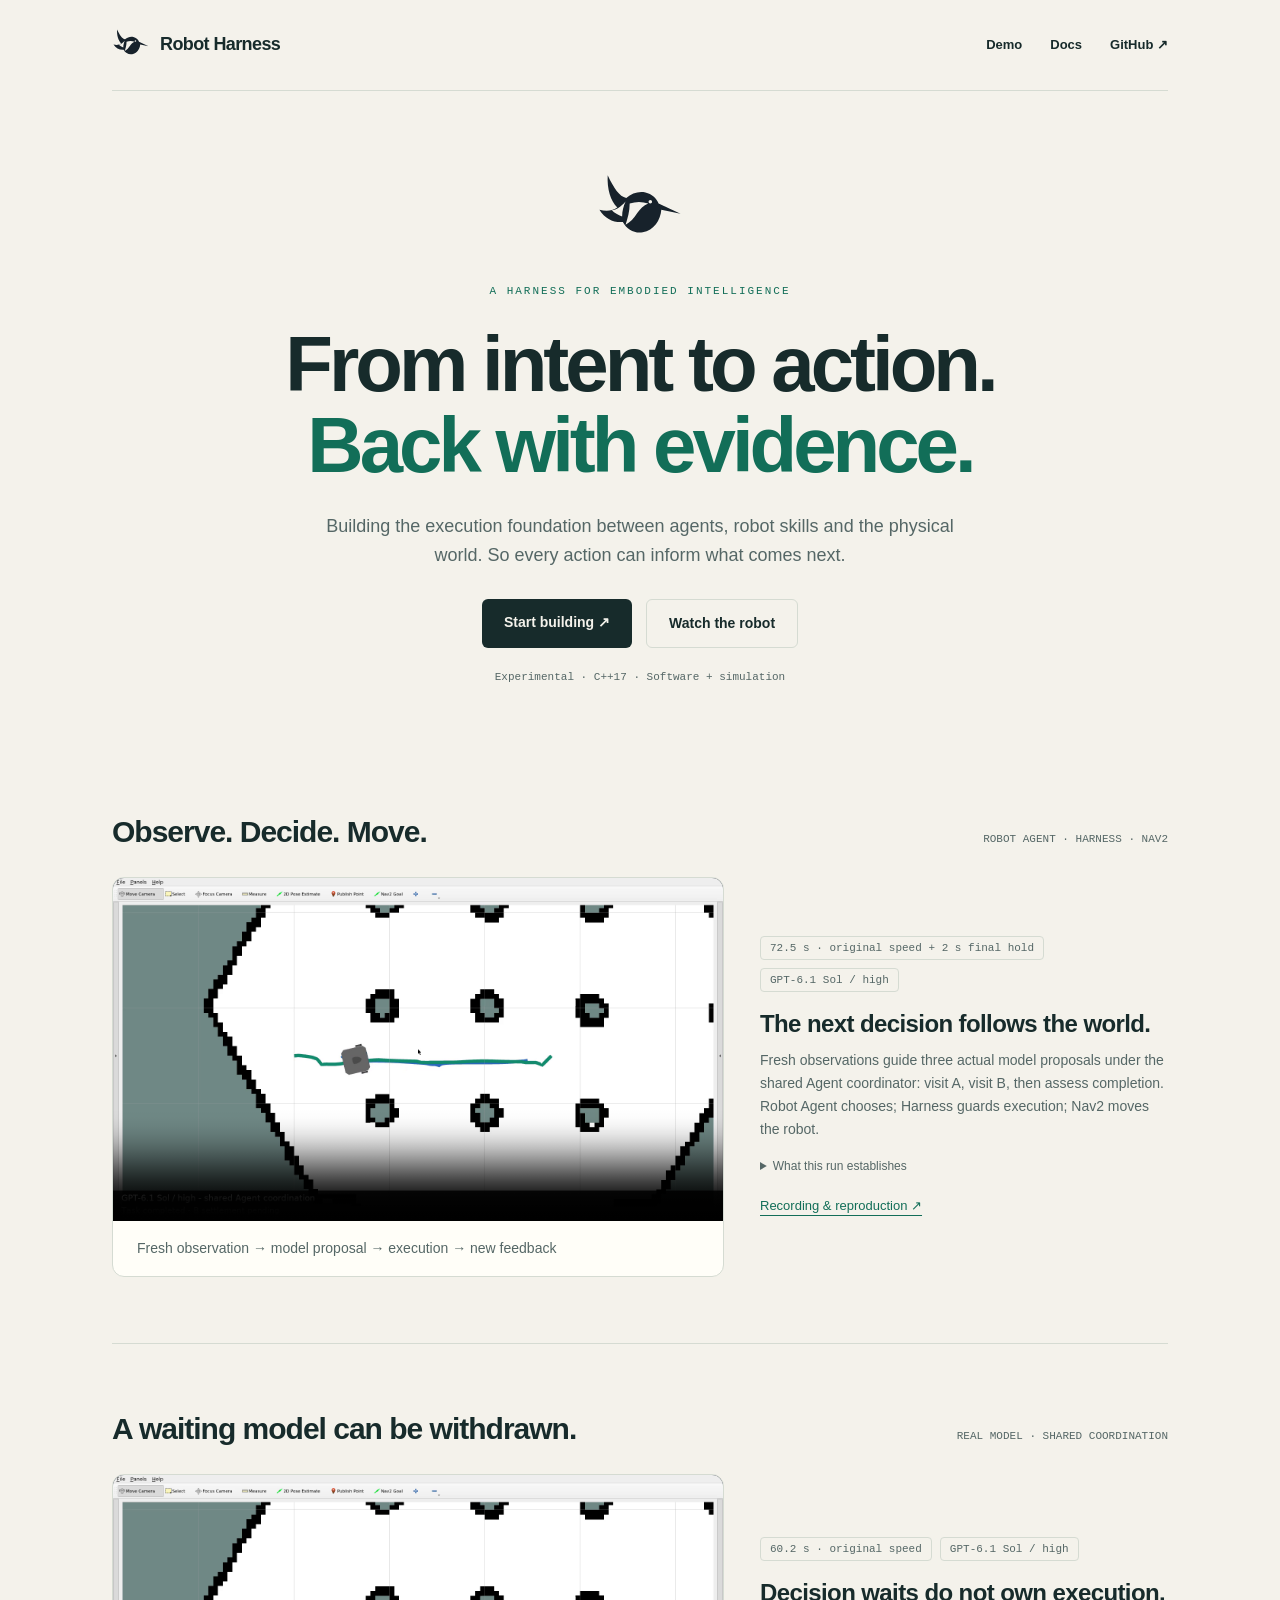
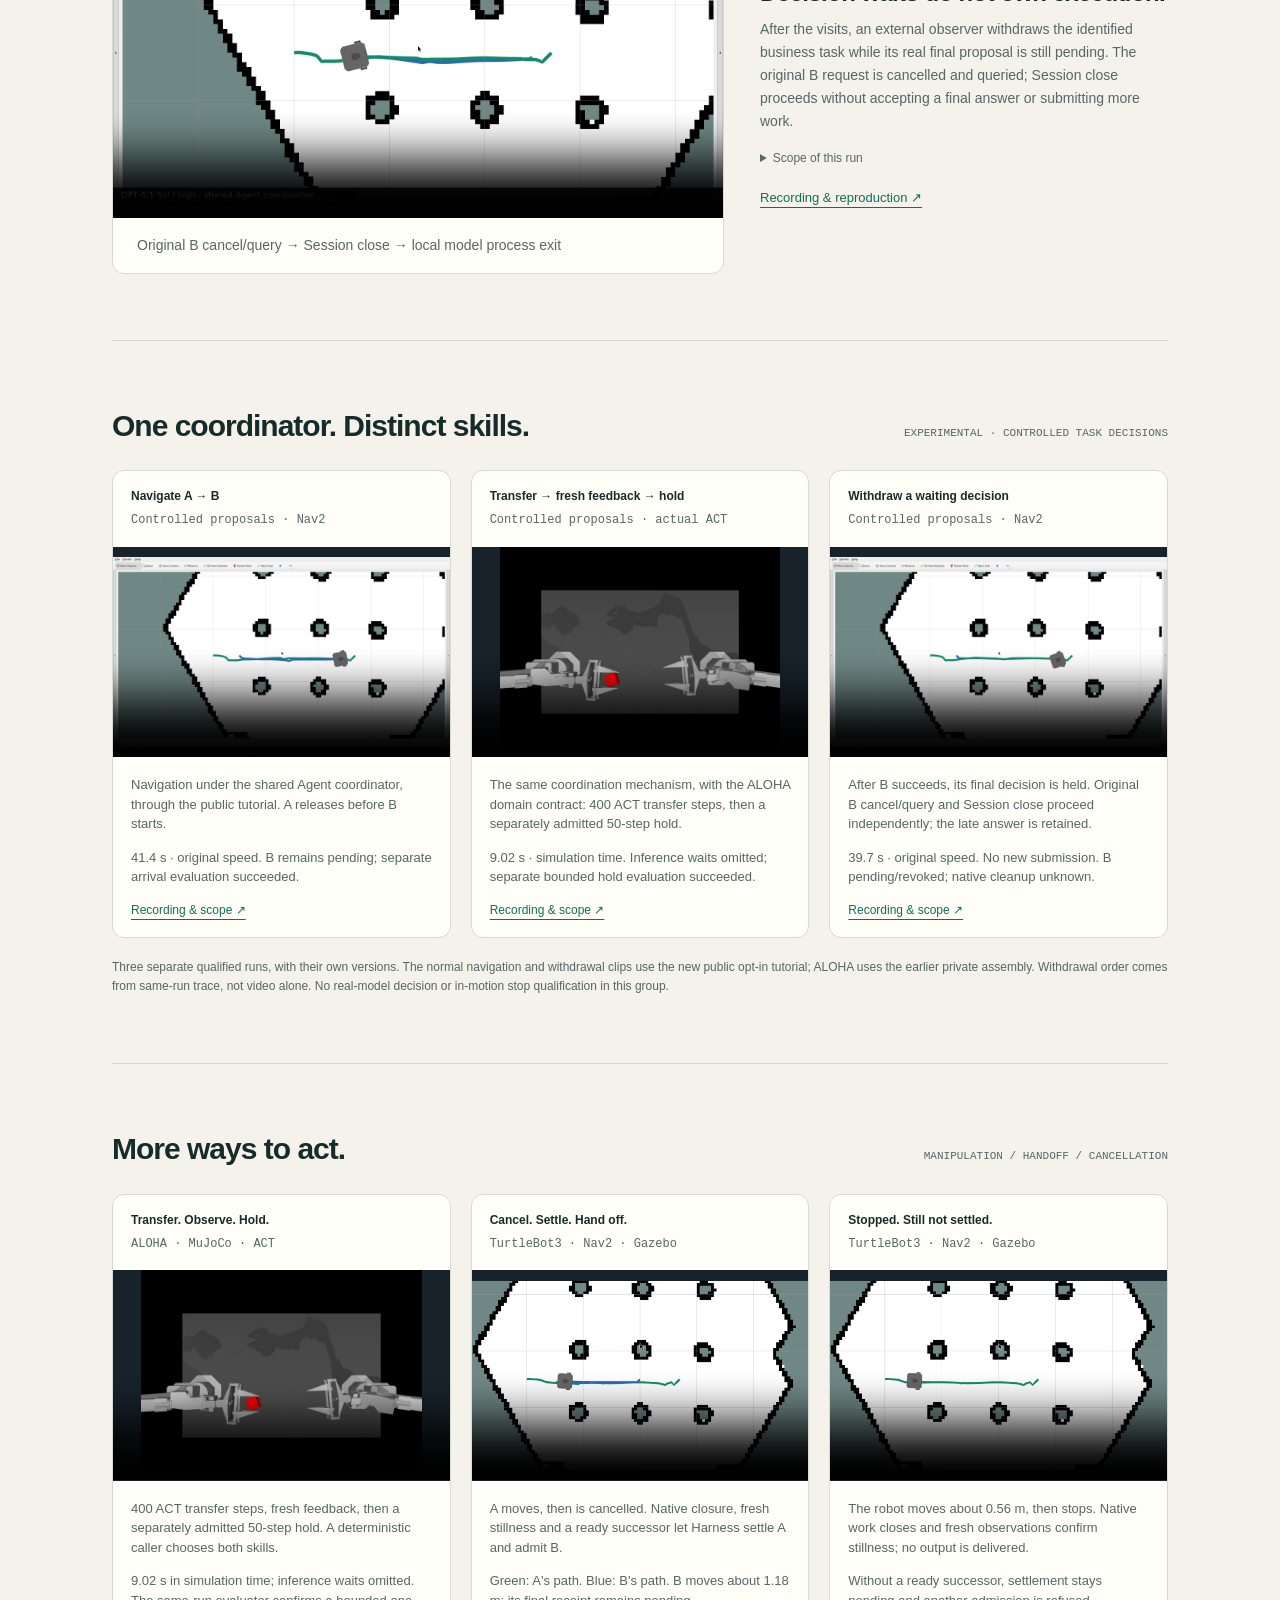
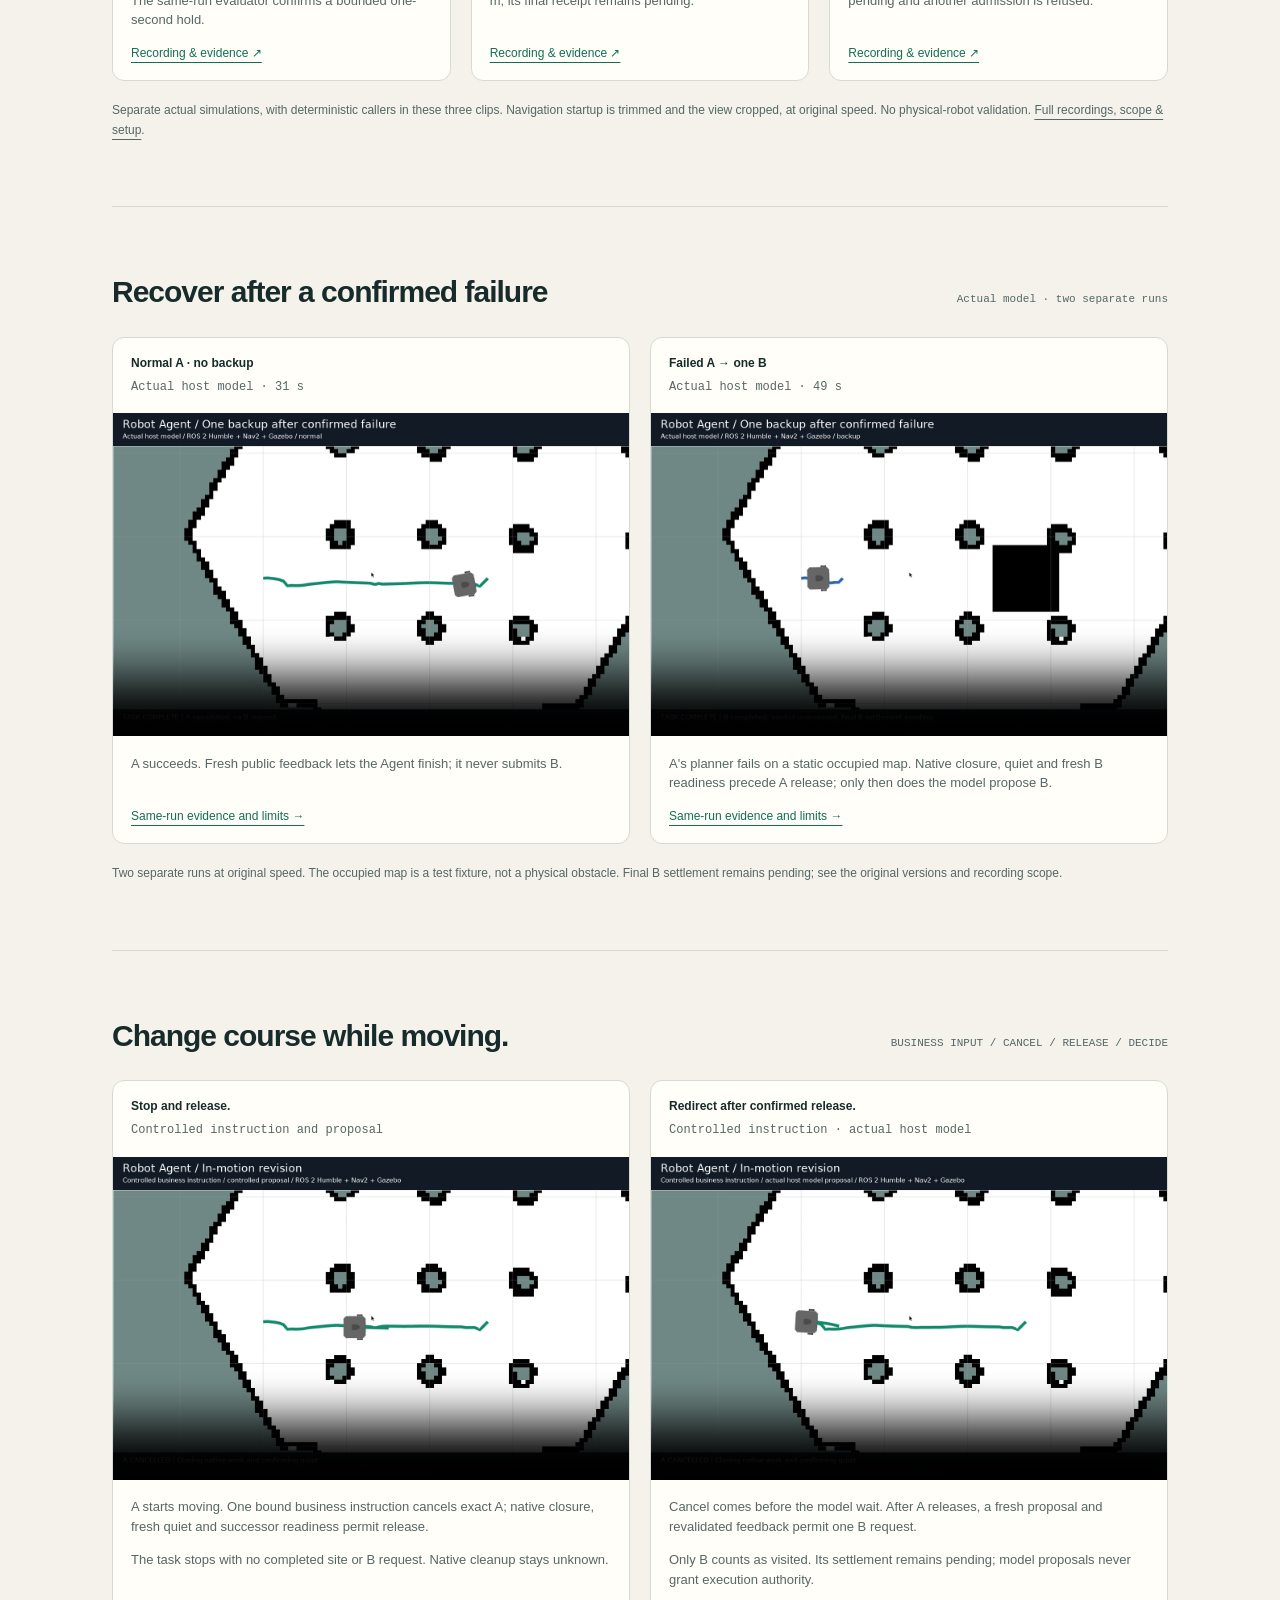
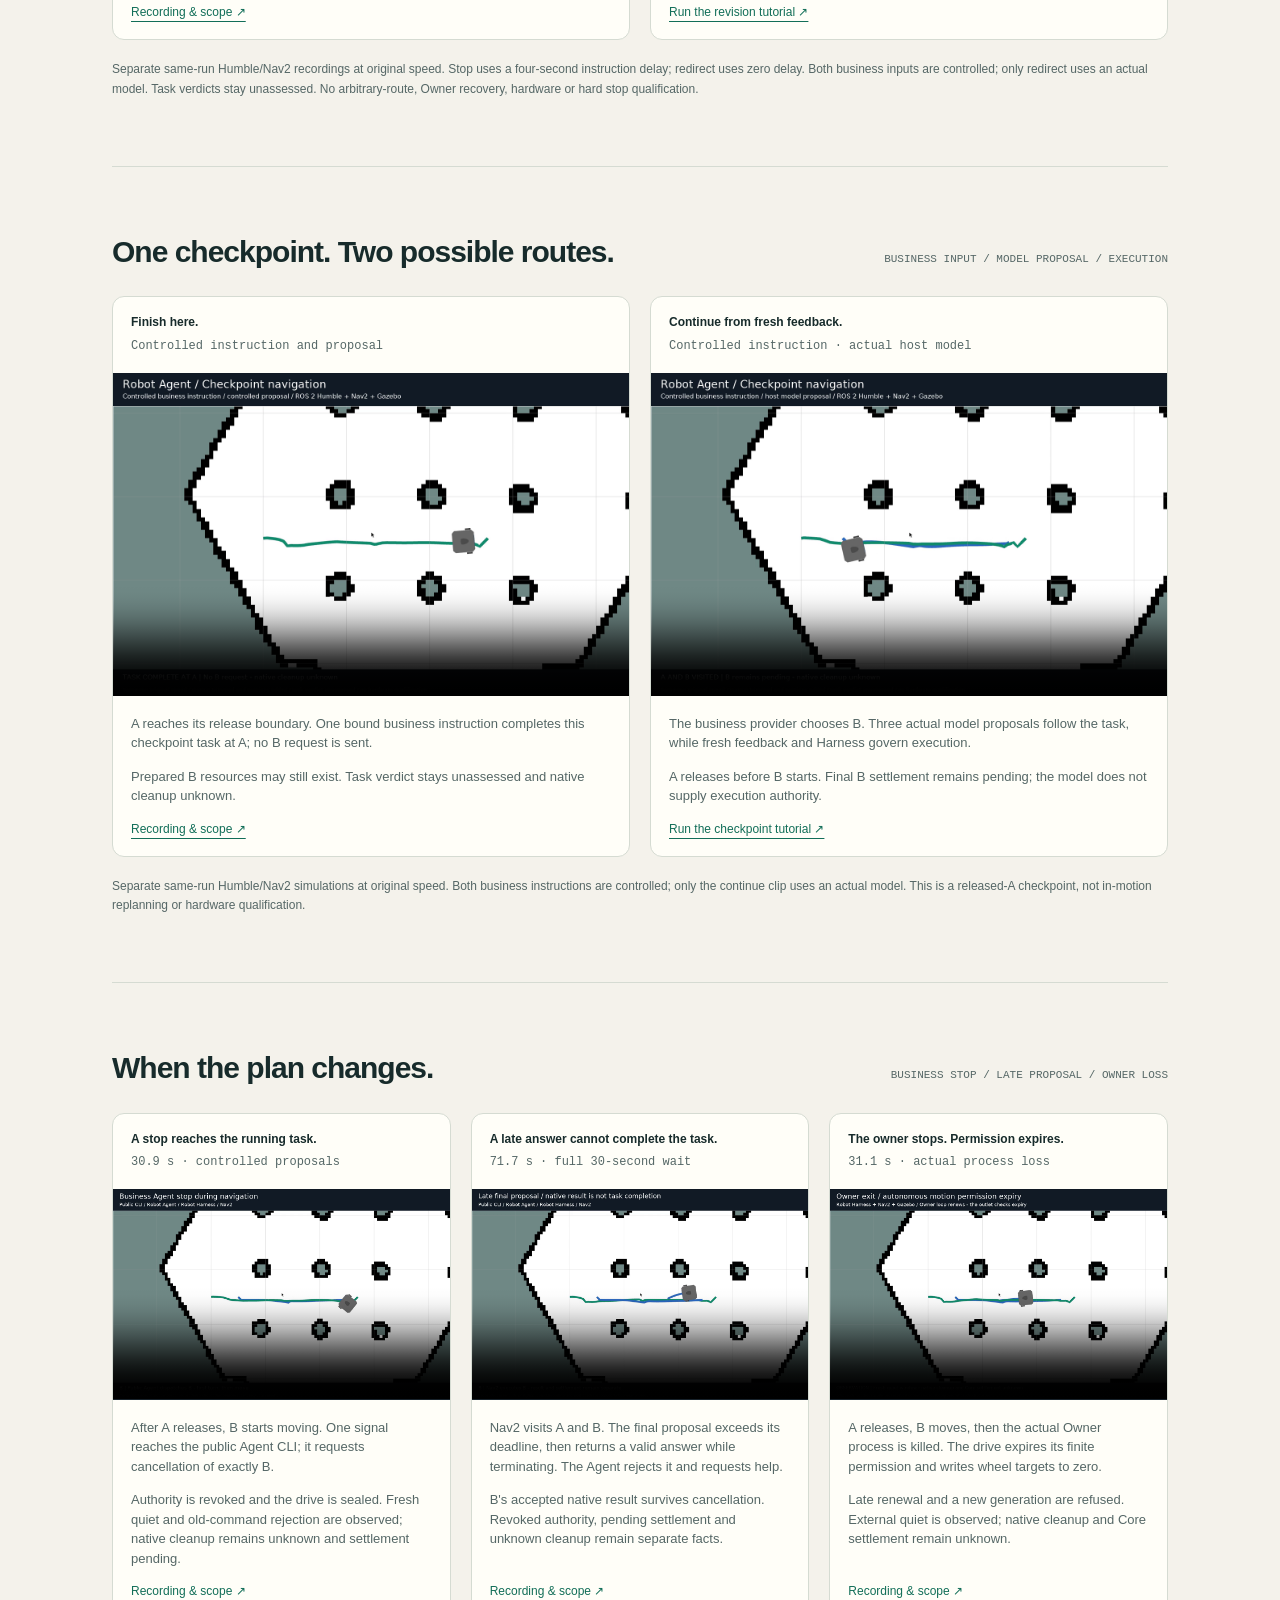
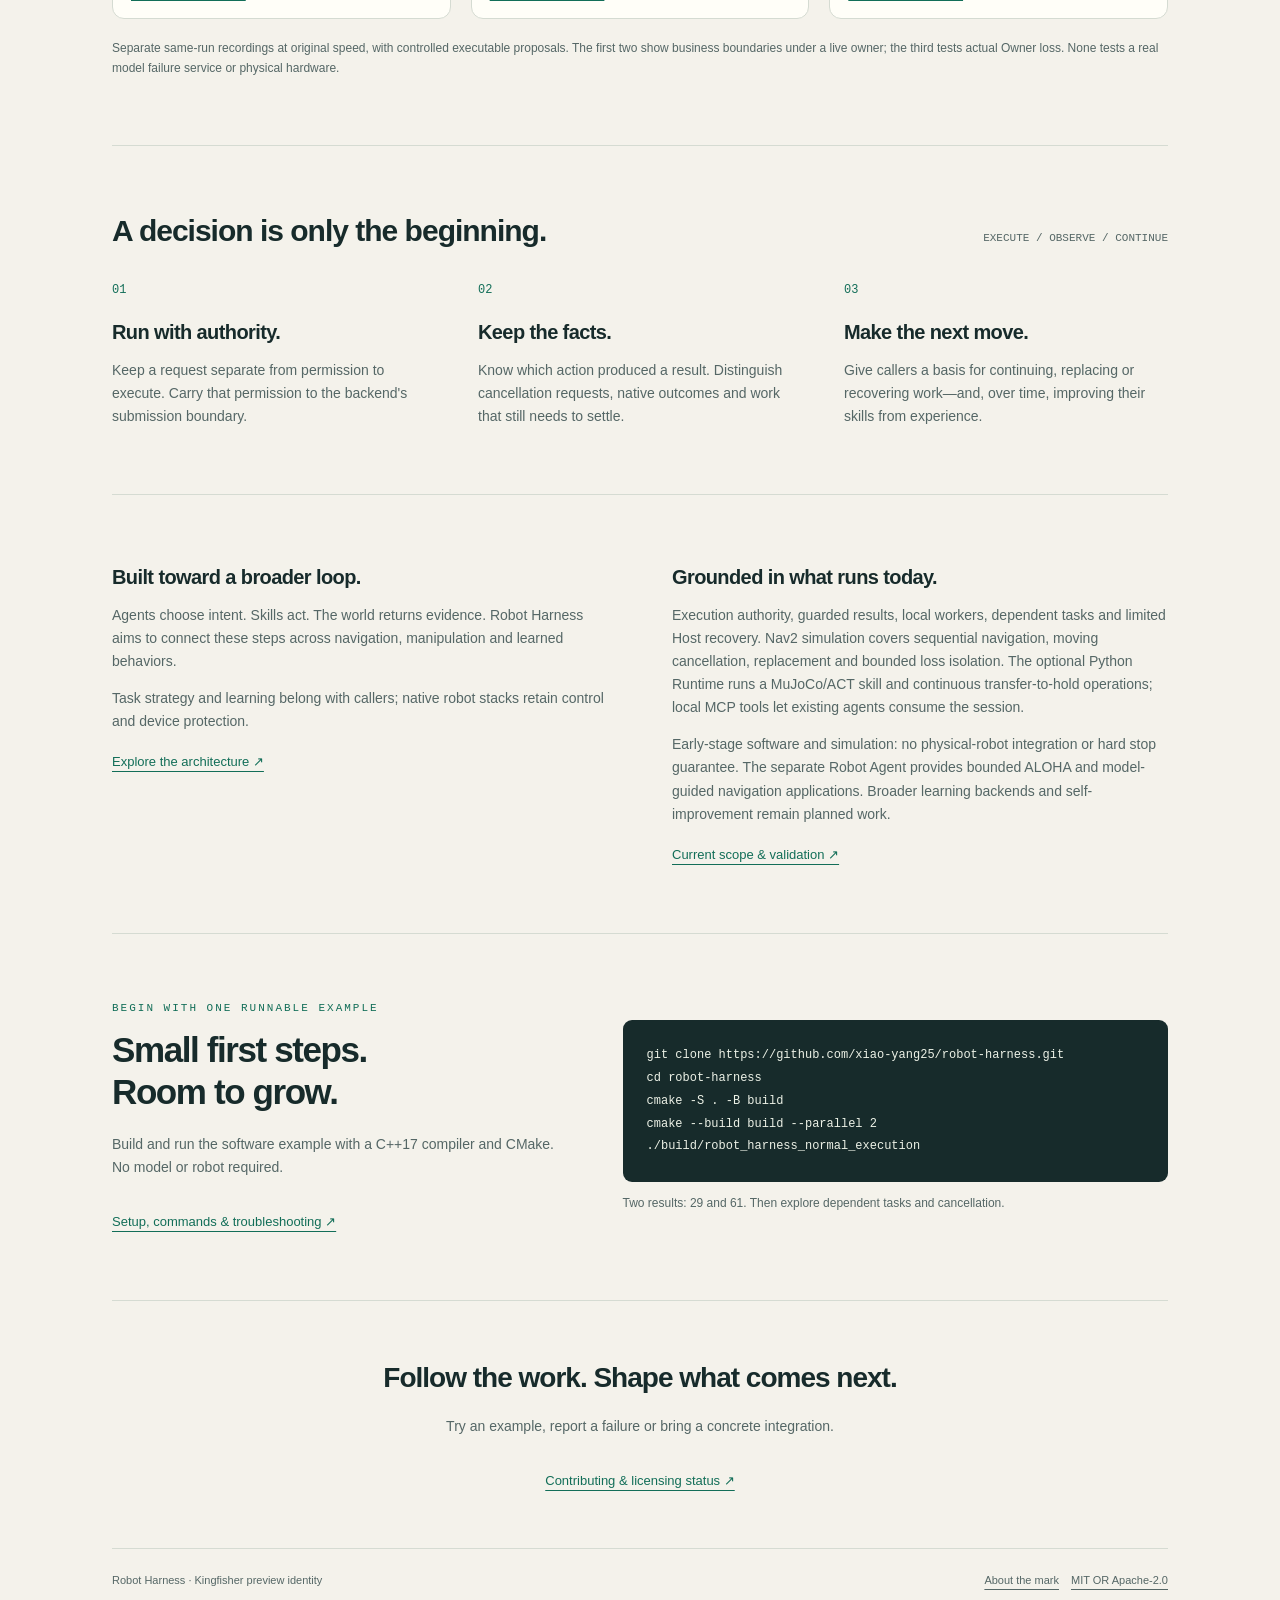
<file: docs/index.html>
<!doctype html>
<html lang="en">
<head>
  <meta charset="utf-8">
  <meta name="viewport" content="width=device-width, initial-scale=1">
  <meta name="description" content="A harness for embodied intelligence. Connecting agents, robot skills and the physical world through execution, feedback and recovery.">
  <meta name="theme-color" content="#f4f2eb">
  <meta property="og:title" content="Robot Harness — A harness for embodied intelligence">
  <meta property="og:description" content="From intent to action. Back with evidence.">
  <meta property="og:image" content="https://xiao-yang25.github.io/robot-harness/assets/brand/social-preview.png">
  <meta property="og:url" content="https://xiao-yang25.github.io/robot-harness/">
  <meta name="twitter:card" content="summary_large_image">
  <link rel="icon" type="image/svg+xml" href="assets/brand/kingfisher-light.svg">
  <title>Robot Harness — A harness for embodied intelligence</title>
  <style>
    :root{color-scheme:light dark;--bg:#f4f2eb;--ink:#172b2b;--muted:#556766;--line:#d5dbd2;--accent:#126e58;--surface:#fffef8;--soft:#e6ebe2}
    *{box-sizing:border-box}.principles>*,.scope>*,.start>*{min-width:0}html{scroll-behavior:smooth;scroll-padding-top:30px}body{margin:0;background:var(--bg);color:var(--ink);font:16px/1.65 -apple-system,BlinkMacSystemFont,"Segoe UI",sans-serif}
    a{color:inherit;text-underline-offset:5px}a:focus-visible,summary:focus-visible,video:focus-visible{outline:3px solid var(--accent);outline-offset:6px}.skip{position:absolute;left:16px;top:-80px;background:var(--surface);padding:8px}.skip:focus{top:12px;z-index:3}
    .wrap{max-width:1120px;margin:auto;padding:0 32px}nav{display:flex;align-items:center;justify-content:space-between;gap:24px;padding:26px 0;border-bottom:1px solid var(--line)}.brand{display:flex;gap:10px;align-items:center;font-size:18px;font-weight:700;letter-spacing:-.6px;text-decoration:none}.brand img{width:38px;height:38px}nav .links{display:flex;gap:28px;font-size:13px;font-weight:600}nav .links a{text-decoration:none}nav .links a:hover{color:var(--accent)}
    .hero{text-align:center;max-width:920px;margin:0 auto;padding:76px 0 64px}.hero-mark{width:88px;height:88px;display:block;margin:0 auto 28px}.eyebrow{font:11px/1.5 ui-monospace,monospace;letter-spacing:2px;text-transform:uppercase;color:var(--accent)}h1{font-size:clamp(45px,6.4vw,78px);line-height:1.04;letter-spacing:-4px;font-weight:600;margin:24px 0}h1 span{color:var(--accent)}.hero p{font-size:18px;line-height:1.6;max-width:670px;margin:26px auto;color:var(--muted)}.actions{display:flex;justify-content:center;gap:14px;flex-wrap:wrap;margin-top:30px}.button{display:inline-block;padding:12px 22px;border-radius:6px;background:var(--ink);color:var(--bg);text-decoration:none;font-size:14px;font-weight:650}.button.secondary{background:transparent;color:var(--ink);border:1px solid var(--line)}.stage{margin-top:23px;color:var(--muted);font:11px ui-monospace,monospace}
    .demo{border:1px solid var(--line);border-radius:12px;overflow:hidden;background:var(--surface)}.demo-top,.demo-bottom{display:flex;justify-content:space-between;align-items:center;gap:16px;padding:17px 24px;font-size:12px}.demo-top strong{font-weight:650}.demo-top span{color:var(--muted);font-family:ui-monospace,monospace}video{display:block;width:100%;aspect-ratio:16/9;background:#17222b}.demo-bottom{align-items:flex-start;color:var(--muted);line-height:1.5}.demo-bottom p{margin:0;max-width:750px}.demo-bottom a{white-space:nowrap;color:var(--accent)}
    section.section{padding:66px 0;border-bottom:1px solid var(--line)}.section-title{display:flex;justify-content:space-between;align-items:baseline;gap:20px;margin-bottom:26px}.section-title h2{font-size:30px;line-height:1.25;letter-spacing:-1px;margin:0;font-weight:600}.section-title span{color:var(--muted);font:11px ui-monospace,monospace}.principles{display:grid;grid-template-columns:repeat(3,1fr);gap:42px}.number{font:12px ui-monospace,monospace;color:var(--accent)}h3{font-size:20px;letter-spacing:-.6px;font-weight:600;margin:14px 0 10px}.principles p,.scope p{font-size:14px;color:var(--muted);margin:0}
    .scope{display:grid;grid-template-columns:1fr 1fr;gap:64px}.scope h3{margin-top:0}.scope p+p{margin-top:14px}.text-link{display:inline-block;color:var(--accent);margin-top:18px;font-size:13px}.start{display:grid;grid-template-columns:1fr 1.2fr;gap:56px;align-items:center}.start h2{font-size:35px;letter-spacing:-1.4px;line-height:1.2;margin:12px 0 20px;font-weight:600}.start p{font-size:14px;color:var(--muted)}pre{max-width:100%;overflow:auto;white-space:pre;background:#172b2b;color:#edf2e7;border-radius:9px;padding:24px;font:12px/1.9 ui-monospace,SFMono-Regular,monospace;margin:0}.note{font-size:12px;color:var(--muted);margin-top:12px}.closing{padding:54px 0;text-align:center}.closing h2{font-size:28px;font-weight:550;letter-spacing:-1px;margin:0 0 14px}.closing p{font-size:14px;color:var(--muted)}footer{border-top:1px solid var(--line);display:flex;justify-content:space-between;gap:18px;padding:22px 0 28px;font-size:11px;color:var(--muted)}footer a{margin-left:12px}
    @media(prefers-color-scheme:dark){:root{--bg:#102629;--ink:#eaf0e4;--muted:#adbfba;--line:#345052;--accent:#b7d5a0;--surface:#173135;--soft:#203b3e}.kingfisher{filter:brightness(0) invert(1)}}
    @media(max-width:700px){.wrap{padding:0 20px}nav{gap:14px;padding:20px 0}.brand{font-size:16px}.brand img{width:30px;height:30px}nav .links{gap:16px;font-size:12px}nav .optional{display:none}.hero{padding:45px 0 42px}.hero-mark{width:72px;height:72px;margin-bottom:22px}h1{font-size:47px;letter-spacing:-2.5px}.hero p{font-size:16px}.demo-top,.demo-bottom{padding:13px 16px;flex-wrap:wrap}.demo-top span{font-size:10px}.principles,.scope,.start{grid-template-columns:minmax(0,1fr);gap:30px}.section-title{display:block}.section-title span{display:block;margin-top:12px}section.section{padding:42px 0}.principles h3{margin-top:8px}.scope{gap:32px}footer{flex-wrap:wrap}footer a{margin:0 12px 0 0}pre{font-size:11px;padding:18px}.closing{padding:40px 0}}
    .model-demo video{aspect-ratio:16/9}.model-demo .scope{grid-template-columns:1.5fr 1fr;gap:36px;align-items:center}.model-demo .demo-bottom{font-size:11px}.model-demo h3{font-size:24px;line-height:1.3}.demo-meta{display:flex;flex-wrap:wrap;gap:8px;margin:0 0 16px;font:11px ui-monospace,monospace;color:var(--muted)}.demo-meta span{padding:5px 9px;border:1px solid var(--line);border-radius:4px}.model-demo details{margin-top:16px;font-size:12px;color:var(--muted)}.model-demo summary{cursor:pointer}.model-demo details p{margin-top:10px}
    .demo-grid{display:grid;grid-template-columns:repeat(3,minmax(0,1fr));gap:20px}.demo-grid>*{min-width:0;scroll-margin-top:30px}.demo-grid .demo{display:flex;flex-direction:column}.demo-grid .demo-top{min-height:68px;padding:16px 18px;align-items:flex-start;flex-direction:column;gap:4px}.demo-grid video{aspect-ratio:8/5;object-fit:contain}.demo-grid .demo-bottom{display:flex;flex:1;flex-direction:column;gap:14px;font-size:13px;padding:18px}.demo-grid .demo-bottom a{font-size:12px;white-space:normal;margin-top:auto}.recording-note{font-size:12px;color:var(--muted);margin:20px 0 0}
    .checkpoint-grid{grid-template-columns:repeat(2,minmax(0,1fr))}
    @media(min-width:701px) and (max-width:960px){.demo-grid{grid-template-columns:repeat(2,minmax(0,1fr))}.model-demo .scope{grid-template-columns:1.2fr 1fr;gap:24px}}
    @media(max-width:700px){.model-demo .scope,.demo-grid{grid-template-columns:minmax(0,1fr);gap:24px}.demo-grid .demo-top{min-height:0}.model-demo h3{font-size:22px}}
    @media(prefers-reduced-motion:reduce){html{scroll-behavior:auto}}
  </style>
</head>
<body>
<a class="skip" href="#main">Skip to content</a>
<div class="wrap">
  <nav aria-label="Main navigation">
    <a class="brand" href="./"><img class="kingfisher" src="assets/brand/kingfisher-light.svg" alt="">Robot Harness</a>
    <div class="links"><a href="#demo">Demo</a><a href="guide/docs/index.html">Docs</a><a class="optional" href="https://github.com/xiao-yang25/robot-harness">GitHub ↗</a></div>
  </nav>
  <main id="main">
    <header class="hero">
      <img class="hero-mark kingfisher" src="assets/brand/kingfisher-light.svg" alt="Kingfisher preview identity">
      <div class="eyebrow">A harness for embodied intelligence</div>
      <h1>From intent to action.<br><span>Back with evidence.</span></h1>
      <p>Building the execution foundation between agents, robot skills and the physical world. So every action can inform what comes next.</p>
      <div class="actions"><a class="button" href="https://github.com/xiao-yang25/robot-harness#build">Start building ↗</a><a class="button secondary" href="#demo">Watch the robot</a></div>
      <div class="stage">Experimental · C++17 · Software + simulation</div>
    </header>
    <section class="section model-demo" id="demo" aria-label="Recorded model-guided navigation">
      <div class="section-title"><h2>Observe. Decide. Move.</h2><span>ROBOT AGENT · HARNESS · NAV2</span></div>
      <div class="scope">
        <article class="demo">
          <video controls playsinline preload="metadata" poster="assets/demo/model-coordination-navigation-poster.png" aria-label="Actual model-guided navigation from site A to site B in simulation">
            <source src="assets/demo/model-coordination-navigation.mp4" type="video/mp4">
            <p><a href="assets/demo/model-coordination-navigation.mp4">Download the model navigation recording</a>.</p>
          </video>
          <div class="demo-bottom"><p>Fresh observation → model proposal → execution → new feedback</p></div>
        </article>
        <article>
          <div class="demo-meta"><span>72.5 s · original speed + 2 s final hold</span><span>GPT-6.1 Sol / high</span></div>
          <h3>The next decision follows the world.</h3>
          <p>Fresh observations guide three actual model proposals under the shared Agent coordinator: visit A, visit B, then assess completion. Robot Agent chooses; Harness guards execution; Nav2 moves the robot.</p>
          <details><summary>What this run establishes</summary><p>A releases before B starts. B's result is accepted while settlement remains pending. Model waits are retained. This single Gazebo run demonstrates the loop; it does not establish general reliability or physical-robot safety.</p></details>
          <a class="text-link" href="guide/docs/assets/demo/index.html#real-model-shared-coordination">Recording &amp; reproduction ↗</a>
        </article>
      </div>
    </section>
    <section class="section model-demo" id="model-withdrawal" aria-label="Business task withdrawn during a real model proposal wait">
      <div class="section-title"><h2>A waiting model can be withdrawn.</h2><span>REAL MODEL · SHARED COORDINATION</span></div>
      <div class="scope">
        <article class="demo">
          <video controls playsinline preload="metadata" poster="assets/demo/model-coordination-withdrawal-poster.png" aria-label="After A and B visits, the business task receives SIGINT during an actual final model turn">
            <source src="assets/demo/model-coordination-withdrawal.mp4" type="video/mp4">
            <p><a href="assets/demo/model-coordination-withdrawal.mp4">Download the withdrawal recording</a>.</p>
          </video>
          <div class="demo-bottom"><p>Original B cancel/query → Session close → local model process exit</p></div>
        </article>
        <article>
          <div class="demo-meta"><span>60.2 s · original speed</span><span>GPT-6.1 Sol / high</span></div>
          <h3>Decision waits do not own execution.</h3>
          <p>After the visits, an external observer withdraws the identified business task while its real final proposal is still pending. The original B request is cancelled and queried; Session close proceeds without accepting a final answer or submitting more work.</p>
          <details><summary>Scope of this run</summary><p>B remains pending/revoked; native and remote cleanup remain unknown, including observed native ROS shutdown-context errors. Local processes and the container exit. This is task withdrawal after the visits, not an in-motion stop or a physical safety guarantee. Ordering is established by same-run trace.</p></details>
          <a class="text-link" href="guide/docs/assets/demo/index.html#real-model-shared-coordination">Recording &amp; reproduction ↗</a>
        </article>
      </div>
    </section>
    <section class="section" id="coordination-demos" aria-label="Shared Agent coordination with distinct navigation and manipulation contracts">
      <div class="section-title"><h2>One coordinator. Distinct skills.</h2><span>EXPERIMENTAL · CONTROLLED TASK DECISIONS</span></div>
      <div class="demo-grid">
        <article class="demo">
          <div class="demo-top"><strong>Navigate A → B</strong><span>Controlled proposals · Nav2</span></div>
          <video controls playsinline preload="metadata" poster="assets/demo/coordination-navigation-poster.png" aria-label="Actual public experimental coordination tutorial visiting A then B in Gazebo">
            <source src="assets/demo/coordination-navigation.mp4" type="video/mp4">
            <p><a href="assets/demo/coordination-navigation.mp4">Download this recording</a>.</p>
          </video>
          <div class="demo-bottom"><p>Navigation under the shared Agent coordinator, through the public tutorial. A releases before B starts.</p><p>41.4 s · original speed. B remains pending; separate arrival evaluation succeeded.</p><a href="guide/docs/assets/demo/index.html#shared-agent-coordination">Recording &amp; scope ↗</a></div>
        </article>
        <article class="demo">
          <div class="demo-top"><strong>Transfer → fresh feedback → hold</strong><span>Controlled proposals · actual ACT</span></div>
          <video controls playsinline preload="metadata" poster="assets/demo/coordination-aloha-poster.png" aria-label="Actual ACT transfer and separately admitted hold under the shared private Agent coordinator">
            <source src="assets/demo/coordination-aloha.mp4" type="video/mp4">
            <p><a href="assets/demo/coordination-aloha.mp4">Download this recording</a>.</p>
          </video>
          <div class="demo-bottom"><p>The same coordination mechanism, with the ALOHA domain contract: 400 ACT transfer steps, then a separately admitted 50-step hold.</p><p>9.02 s · simulation time. Inference waits omitted; separate bounded hold evaluation succeeded.</p><a href="guide/docs/assets/demo/index.html#shared-agent-coordination">Recording &amp; scope ↗</a></div>
        </article>
        <article class="demo">
          <div class="demo-top"><strong>Withdraw a waiting decision</strong><span>Controlled proposals · Nav2</span></div>
          <video controls playsinline preload="metadata" poster="assets/demo/coordination-withdrawal-poster.png" aria-label="Navigation before final-decision withdrawal after B success, not cancellation during motion">
            <source src="assets/demo/coordination-withdrawal.mp4" type="video/mp4">
            <p><a href="assets/demo/coordination-withdrawal.mp4">Download this recording</a>.</p>
          </video>
          <div class="demo-bottom"><p>After B succeeds, its final decision is held. Original B cancel/query and Session close proceed independently; the late answer is retained.</p><p>39.7 s · original speed. No new submission. B pending/revoked; native cleanup unknown.</p><a href="guide/docs/assets/demo/index.html#shared-agent-coordination">Recording &amp; scope ↗</a></div>
        </article>
      </div>
      <p class="recording-note">Three separate qualified runs, with their own versions. The normal navigation and withdrawal clips use the new public opt-in tutorial; ALOHA uses the earlier private assembly. Withdrawal order comes from same-run trace, not video alone. No real-model decision or in-motion stop qualification in this group.</p>
    </section>
    <section class="section" id="more-demos" aria-label="More recorded robot demonstrations">
      <div class="section-title"><h2>More ways to act.</h2><span>MANIPULATION / HANDOFF / CANCELLATION</span></div>
      <div class="demo-grid">
        <article class="demo" id="manipulation-demo">
          <div class="demo-top"><strong>Transfer. Observe. Hold.</strong><span>ALOHA · MuJoCo · ACT</span></div>
          <video controls playsinline preload="metadata" poster="assets/demo/aloha-handoff-poster.png" aria-label="Complete ALOHA cube transfer followed by a separately admitted hold">
            <source src="assets/demo/aloha-handoff.mp4" type="video/mp4">
            <p><a href="assets/demo/aloha-handoff.mp4">Download the transfer and hold recording</a>.</p>
          </video>
          <div class="demo-bottom"><p>400 ACT transfer steps, fresh feedback, then a separately admitted 50-step hold. A deterministic caller chooses both skills.</p><p>9.02 s in simulation time; inference waits omitted. The same-run evaluator confirms a bounded one-second hold.</p><a href="guide/docs/assets/demo/index.html#continuous-aloha-transfer-and-hold">Recording &amp; evidence ↗</a></div>
        </article>
        <article class="demo" id="navigation-demo">
          <div class="demo-top"><strong>Cancel. Settle. Hand off.</strong><span>TurtleBot3 · Nav2 · Gazebo</span></div>
          <video controls playsinline preload="metadata" poster="assets/demo/replace-poster.png" aria-label="Recorded moving cancellation and handoff to a new navigation goal">
            <source src="assets/demo/replace.mp4" type="video/mp4">
            <p><a href="assets/demo/replace.mp4">Download the handoff recording</a>.</p>
          </video>
          <div class="demo-bottom"><p>A moves, then is cancelled. Native closure, fresh stillness and a ready successor let Harness settle A and admit B.</p><p>Green: A's path. Blue: B's path. B moves about 1.18 m; its final receipt remains pending.</p><a href="guide/docs/assets/demo/index.html#moving-handoff">Recording &amp; evidence ↗</a></div>
        </article>
        <article class="demo">
          <div class="demo-top"><strong>Stopped. Still not settled.</strong><span>TurtleBot3 · Nav2 · Gazebo</span></div>
          <video controls playsinline preload="metadata" poster="assets/demo/cancel-poster.png" aria-label="Recorded cancellation without admitting a second task">
            <source src="assets/demo/cancel.mp4" type="video/mp4">
            <p><a href="assets/demo/cancel.mp4">Download the cancellation recording</a>.</p>
          </video>
          <div class="demo-bottom"><p>The robot moves about 0.56 m, then stops. Native work closes and fresh observations confirm stillness; no output is delivered.</p><p>Without a ready successor, settlement stays pending and another admission is refused.</p><a href="guide/docs/assets/demo/index.html#cancellation-without-a-successor">Recording &amp; evidence ↗</a></div>
        </article>
      </div>
      <p class="recording-note">Separate actual simulations, with deterministic callers in these three clips. Navigation startup is trimmed and the view cropped, at original speed. No physical-robot validation. <a href="guide/docs/assets/demo/index.html">Full recordings, scope &amp; setup</a>.</p>
    </section>
    <section class="section" id="recovery-demos" aria-label="Recorded normal navigation and a single failure recovery">
      <div class="section-title"><h2>Recover after a confirmed failure</h2><span>Actual model · two separate runs</span></div>
      <div class="demo-grid checkpoint-grid">
        <article class="demo" id="recovery-normal-demo">
          <div class="demo-top"><strong>Normal A · no backup</strong><span>Actual host model · 31 s</span></div>
          <video controls playsinline preload="metadata" poster="assets/demo/recovery-normal-poster.png" aria-label="Actual model visits A successfully and finishes without requesting B">
            <source src="assets/demo/recovery-normal.mp4" type="video/mp4">
            <a href="assets/demo/recovery-normal.mp4">Watch the normal A recording</a>
          </video>
          <div class="demo-bottom"><p>A succeeds. Fresh public feedback lets the Agent finish; it never submits B.</p><a href="guide/docs/assets/demo/index.html#single-failure-recovery">Same-run evidence and limits →</a></div>
        </article>
        <article class="demo" id="recovery-backup-demo">
          <div class="demo-top"><strong>Failed A → one B</strong><span>Actual host model · 49 s</span></div>
          <video controls playsinline preload="metadata" poster="assets/demo/recovery-backup-poster.png" aria-label="A fails on an occupied planner map, Runtime confirms closure and release, then the actual model proposes one B and the robot reaches it">
            <source src="assets/demo/recovery-backup.mp4" type="video/mp4">
            <a href="assets/demo/recovery-backup.mp4">Watch the single backup recording</a>
          </video>
          <div class="demo-bottom"><p>A's planner fails on a static occupied map. Native closure, quiet and fresh B readiness precede A release; only then does the model propose B.</p><a href="guide/docs/assets/demo/index.html#single-failure-recovery">Same-run evidence and limits →</a></div>
        </article>
      </div>
      <p class="recording-note">Two separate runs at original speed. The occupied map is a test fixture, not a physical obstacle. Final B settlement remains pending; see the original versions and recording scope.</p>
    </section>

    <section class="section" id="revision-demos" aria-label="Recorded business stop and redirect during navigation motion">
      <div class="section-title"><h2>Change course while moving.</h2><span>BUSINESS INPUT / CANCEL / RELEASE / DECIDE</span></div>
      <div class="demo-grid checkpoint-grid">
        <article class="demo" id="revision-stop-demo">
          <div class="demo-top"><strong>Stop and release.</strong><span>Controlled instruction and proposal</span></div>
          <video controls playsinline preload="metadata" poster="assets/demo/revision-stop-poster.png" aria-label="Robot moves toward A, receives one stop instruction and waits for A release without requesting B">
            <source src="assets/demo/revision-stop.mp4" type="video/mp4">
            <p><a href="assets/demo/revision-stop.mp4">Download the in-motion stop recording</a>.</p>
          </video>
          <div class="demo-bottom"><p>A starts moving. One bound business instruction cancels exact A; native closure, fresh quiet and successor readiness permit release.</p><p>The task stops with no completed site or B request. Native cleanup stays unknown.</p><a href="guide/docs/assets/demo/index.html#in-motion-business-revision">Recording &amp; scope ↗</a></div>
        </article>
        <article class="demo" id="revision-redirect-demo">
          <div class="demo-top"><strong>Redirect after confirmed release.</strong><span>Controlled instruction · actual host model</span></div>
          <video controls playsinline preload="metadata" poster="assets/demo/revision-redirect-poster.png" aria-label="Robot cancels moving A, confirms release, then an actual model follows the bound redirect instruction and fresh feedback permits B">
            <source src="assets/demo/revision-redirect.mp4" type="video/mp4">
            <p><a href="assets/demo/revision-redirect.mp4">Download the in-motion redirect recording</a>.</p>
          </video>
          <div class="demo-bottom"><p>Cancel comes before the model wait. After A releases, a fresh proposal and revalidated feedback permit one B request.</p><p>Only B counts as visited. Its settlement remains pending; model proposals never grant execution authority.</p><a href="https://github.com/xiao-yang25/robot-agent/blob/master/examples/navigation/README.md#run-the-in-motion-revision-task">Run the revision tutorial ↗</a></div>
        </article>
      </div>
      <p class="recording-note">Separate same-run Humble/Nav2 recordings at original speed. Stop uses a four-second instruction delay; redirect uses zero delay. Both business inputs are controlled; only redirect uses an actual model. Task verdicts stay unassessed. No arbitrary-route, Owner recovery, hardware or hard stop qualification.</p>
    </section>
    <section class="section" id="checkpoint-demos" aria-label="Recorded business instructions at a released navigation checkpoint">
      <div class="section-title"><h2>One checkpoint. Two possible routes.</h2><span>BUSINESS INPUT / MODEL PROPOSAL / EXECUTION</span></div>
      <div class="demo-grid checkpoint-grid">
        <article class="demo" id="checkpoint-finish-demo">
          <div class="demo-top"><strong>Finish here.</strong><span>Controlled instruction and proposal</span></div>
          <video controls playsinline preload="metadata" poster="assets/demo/checkpoint-finish-poster.png" aria-label="Robot reaches A, accepts a finish instruction and completes the checkpoint task without submitting B">
            <source src="assets/demo/checkpoint-finish.mp4" type="video/mp4">
            <p><a href="assets/demo/checkpoint-finish.mp4">Download the finish-at-A recording</a>.</p>
          </video>
          <div class="demo-bottom"><p>A reaches its release boundary. One bound business instruction completes this checkpoint task at A; no B request is sent.</p><p>Prepared B resources may still exist. Task verdict stays unassessed and native cleanup unknown.</p><a href="guide/docs/assets/demo/index.html#checkpoint-navigation">Recording &amp; scope ↗</a></div>
        </article>
        <article class="demo" id="checkpoint-continue-demo">
          <div class="demo-top"><strong>Continue from fresh feedback.</strong><span>Controlled instruction · actual host model</span></div>
          <video controls playsinline preload="metadata" poster="assets/demo/checkpoint-continue-poster.png" aria-label="Robot reaches A, an actual host model follows the bound continue instruction, and fresh feedback permits a single B request">
            <source src="assets/demo/checkpoint-continue.mp4" type="video/mp4">
            <p><a href="assets/demo/checkpoint-continue.mp4">Download the continue-to-B recording</a>.</p>
          </video>
          <div class="demo-bottom"><p>The business provider chooses B. Three actual model proposals follow the task, while fresh feedback and Harness govern execution.</p><p>A releases before B starts. Final B settlement remains pending; the model does not supply execution authority.</p><a href="https://github.com/xiao-yang25/robot-agent/blob/master/examples/navigation/README.md#run-the-checkpoint-task">Run the checkpoint tutorial ↗</a></div>
        </article>
      </div>
      <p class="recording-note">Separate same-run Humble/Nav2 simulations at original speed. Both business instructions are controlled; only the continue clip uses an actual model. This is a released-A checkpoint, not in-motion replanning or hardware qualification.</p>
    </section>
    <section class="section" id="failure-demos" aria-label="Recorded business interruption and proposal expiry">
      <div class="section-title"><h2>When the plan changes.</h2><span>BUSINESS STOP / LATE PROPOSAL / OWNER LOSS</span></div>
      <div class="demo-grid fault-grid">
        <article class="demo" id="agent-stop-demo">
          <div class="demo-top"><strong>A stop reaches the running task.</strong><span>30.9 s · controlled proposals</span></div>
          <video controls playsinline preload="metadata" poster="assets/demo/agent-navigation-stop-poster.png" aria-label="Actual public Agent CLI receives SIGINT while B moves in Nav2 simulation">
            <source src="assets/demo/agent-navigation-stop.mp4" type="video/mp4">
            <p><a href="assets/demo/agent-navigation-stop.mp4">Download the Agent stop recording</a>.</p>
          </video>
          <div class="demo-bottom"><p>After A releases, B starts moving. One signal reaches the public Agent CLI; it requests cancellation of exactly B.</p><p>Authority is revoked and the drive is sealed. Fresh quiet and old-command rejection are observed; native cleanup remains unknown and settlement pending.</p><a href="guide/docs/assets/demo/index.html#business-cli-interruption">Recording &amp; scope ↗</a></div>
        </article>
        <article class="demo" id="late-proposal-demo">
          <div class="demo-top"><strong>A late answer cannot complete the task.</strong><span>71.7 s · full 30-second wait</span></div>
          <video controls playsinline preload="metadata" poster="assets/demo/navigation-late-proposal-poster.png" aria-label="Controlled final proposal expires after actual Nav2 A and B visits">
            <source src="assets/demo/navigation-late-proposal.mp4" type="video/mp4">
            <p><a href="assets/demo/navigation-late-proposal.mp4">Download the late proposal recording</a>.</p>
          </video>
          <div class="demo-bottom"><p>Nav2 visits A and B. The final proposal exceeds its deadline, then returns a valid answer while terminating. The Agent rejects it and requests help.</p><p>B's accepted native result survives cancellation. Revoked authority, pending settlement and unknown cleanup remain separate facts.</p><a href="guide/docs/assets/demo/index.html#final-proposal-expiry">Recording &amp; scope ↗</a></div>
        </article>
        <article class="demo" id="owner-loss-demo">
          <div class="demo-top"><strong>The owner stops. Permission expires.</strong><span>31.1 s · actual process loss</span></div>
          <video controls playsinline preload="metadata" poster="assets/demo/owner-permission-poster.png" aria-label="Actual Owner process is killed while B moves; the drive expires permission and applies zero">
            <source src="assets/demo/owner-permission.mp4" type="video/mp4">
            <p><a href="assets/demo/owner-permission.mp4">Download the Owner loss recording</a>.</p>
          </video>
          <div class="demo-bottom"><p>A releases, B moves, then the actual Owner process is killed. The drive expires its finite permission and writes wheel targets to zero.</p><p>Late renewal and a new generation are refused. External quiet is observed; native cleanup and Core settlement remain unknown.</p><a href="guide/docs/assets/demo/index.html#finite-owner-motion-permission">Recording &amp; scope ↗</a></div>
        </article>
      </div>
      <p class="recording-note">Separate same-run recordings at original speed, with controlled executable proposals. The first two show business boundaries under a live owner; the third tests actual Owner loss. None tests a real model failure service or physical hardware.</p>
    </section>
    <section class="section">
      <div class="section-title"><h2>A decision is only the beginning.</h2><span>EXECUTE / OBSERVE / CONTINUE</span></div>
      <div class="principles">
        <article><span class="number">01</span><h3>Run with authority.</h3><p>Keep a request separate from permission to execute. Carry that permission to the backend's submission boundary.</p></article>
        <article><span class="number">02</span><h3>Keep the facts.</h3><p>Know which action produced a result. Distinguish cancellation requests, native outcomes and work that still needs to settle.</p></article>
        <article><span class="number">03</span><h3>Make the next move.</h3><p>Give callers a basis for continuing, replacing or recovering work—and, over time, improving their skills from experience.</p></article>
      </div>
    </section>
    <section class="section scope" aria-label="Project direction and present capabilities">
      <article><h3>Built toward a broader loop.</h3><p>Agents choose intent. Skills act. The world returns evidence. Robot Harness aims to connect these steps across navigation, manipulation and learned behaviors.</p><p>Task strategy and learning belong with callers; native robot stacks retain control and device protection.</p><a class="text-link" href="https://github.com/xiao-yang25/robot-harness/blob/master/docs/DESIGN.md#product-boundary">Explore the architecture ↗</a></article>
      <article><h3>Grounded in what runs today.</h3><p>Execution authority, guarded results, local workers, dependent tasks and limited Host recovery. Nav2 simulation covers sequential navigation, moving cancellation, replacement and bounded loss isolation. The optional Python Runtime runs a MuJoCo/ACT skill and continuous transfer-to-hold operations; local MCP tools let existing agents consume the session.</p><p>Early-stage software and simulation: no physical-robot integration or hard stop guarantee. The separate Robot Agent provides bounded ALOHA and model-guided navigation applications. Broader learning backends and self-improvement remain planned work.</p><a class="text-link" href="https://github.com/xiao-yang25/robot-harness#current-scope">Current scope &amp; validation ↗</a></article>
    </section>
    <section class="section start" id="start">
      <div><div class="eyebrow">Begin with one runnable example</div><h2>Small first steps.<br>Room to grow.</h2><p>Build and run the software example with a C++17 compiler and CMake. No model or robot required.</p><a class="text-link" href="https://github.com/xiao-yang25/robot-harness#build">Setup, commands &amp; troubleshooting ↗</a></div>
      <div><pre><code>git clone https://github.com/xiao-yang25/robot-harness.git
cd robot-harness
cmake -S . -B build
cmake --build build --parallel 2
./build/robot_harness_normal_execution</code></pre><div class="note">Two results: 29 and 61. Then explore dependent tasks and cancellation.</div></div>
    </section>
    <section class="closing"><h2>Follow the work. Shape what comes next.</h2><p>Try an example, report a failure or bring a concrete integration.</p><a class="text-link" href="https://github.com/xiao-yang25/robot-harness/blob/master/CONTRIBUTING.md">Contributing &amp; licensing status ↗</a></section>
  </main>
  <footer><span>Robot Harness · Kingfisher preview identity</span><span><a href="https://github.com/xiao-yang25/robot-harness/blob/master/docs/assets/brand/README.md">About the mark</a><a href="https://github.com/xiao-yang25/robot-harness/blob/master/README.md#license">MIT OR Apache-2.0</a></span></footer>
</div>
</body>
</html>
</file>
